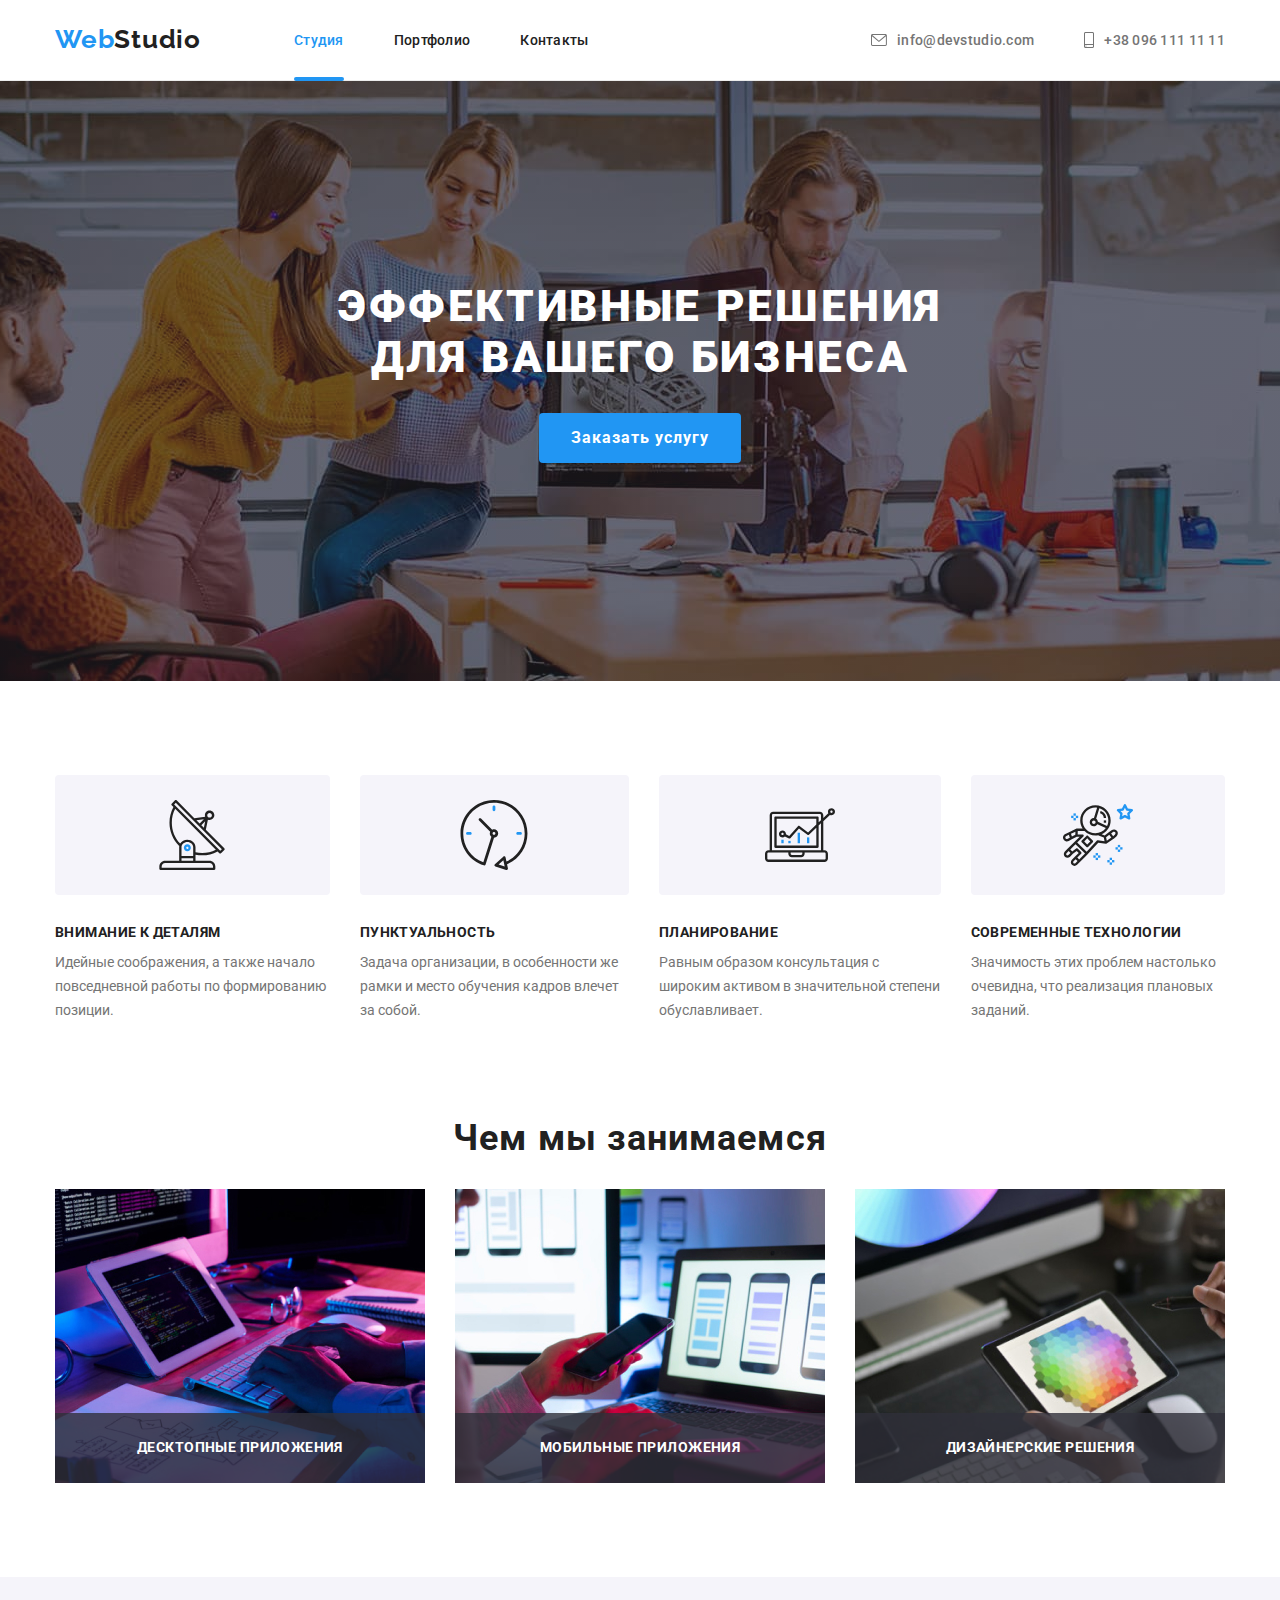
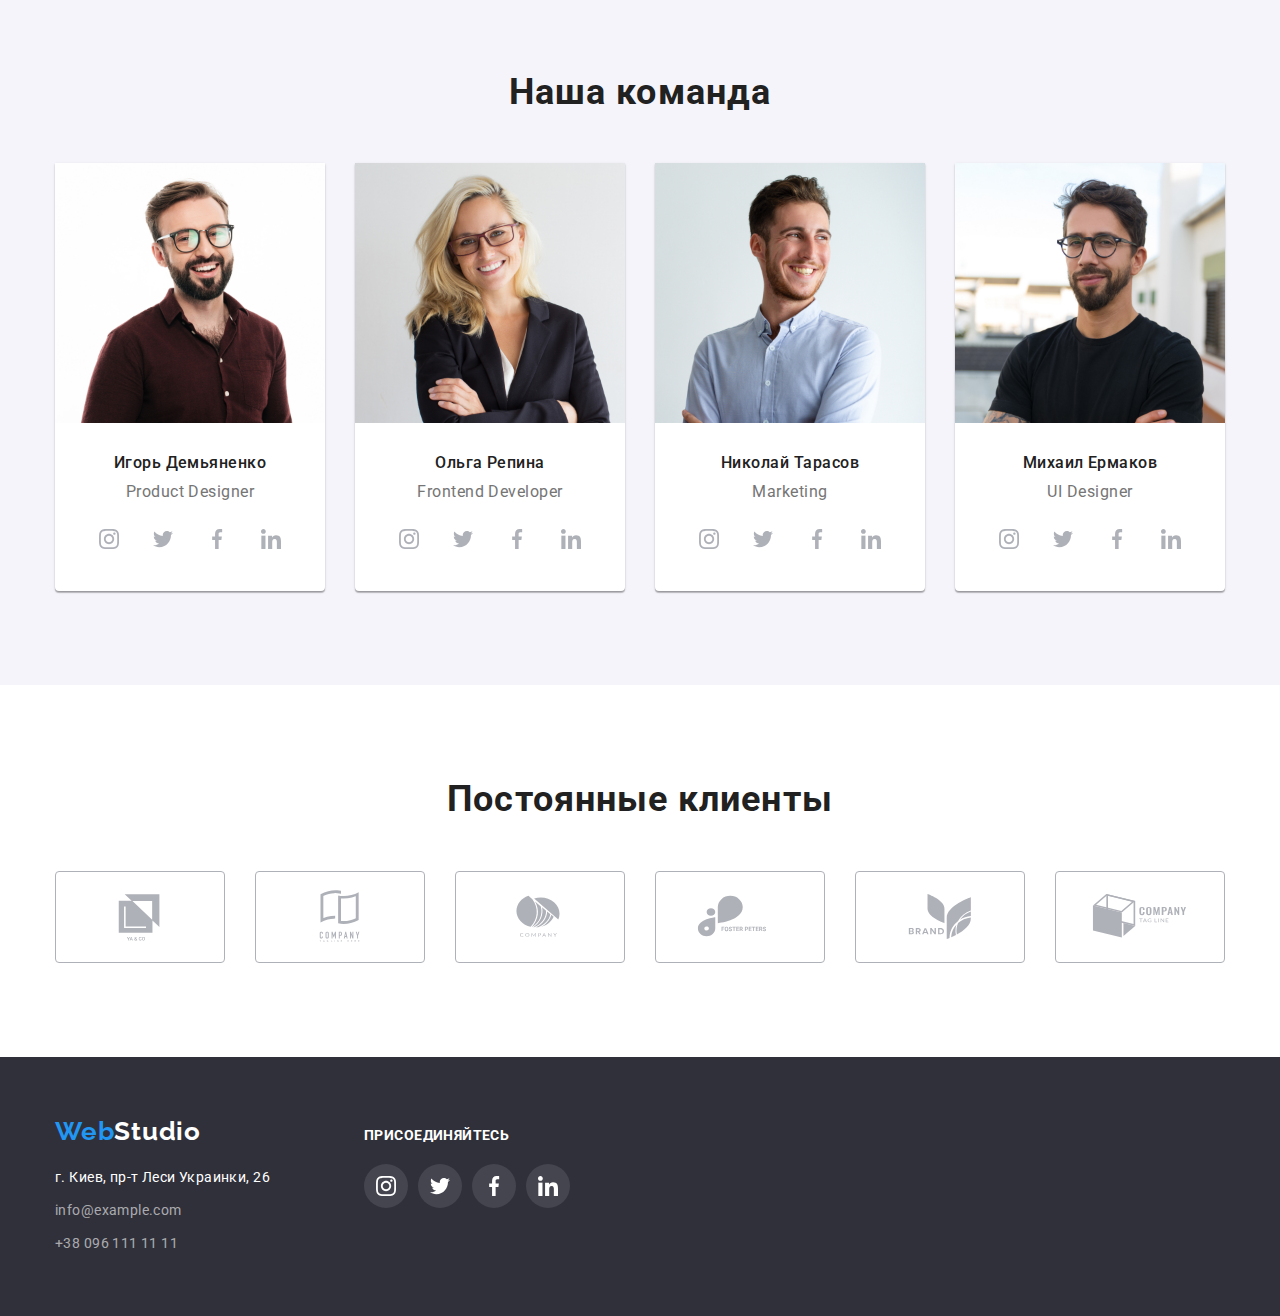
<file: index.html>
<!DOCTYPE html>
<html lang="en">
<head>
    <meta charset="UTF-8">
    <meta http-equiv="X-UA-Compatible" content="IE=edge">
    <meta name="viewport" content="width=device-width, initial-scale=1.0">
    <title>Главная</title>
    <link href="https://fonts.googleapis.com/css2?family=Raleway:wght@700&family=Roboto:wght@400;500;700;900&display=swap" rel="stylesheet">    
    <link rel="stylesheet" href="https://cdnjs.cloudflare.com/ajax/libs/modern-normalize/1.1.0/modern-normalize.min.css">
    <link rel="stylesheet" href="./css/style.css">
</head>
<body>
    <!--Header-->
   <header class="header">
    <div class="container header-container">
    <a class="logo" href="./index.html">Web<span class="logo-half">Studio</span></a>
    <nav>
       <ul class="nav-items">
            <li class="nav-items-list"><a href="index.html"        class="nav-items-link current" >Студия</a></li>
            <li class="nav-items-list"><a href="./portfolio.html"  class="nav-items-link">Портфолио</a></li>
            <li class="nav-items-list"><a href=""                  class="nav-items-link">Контакты </a></li>
       </ul>
    </nav>
    <!--Contacts-->
    <ul class="contacts-link">
        <li class="contacts-link-list"><a class="contacts-link-item" href="mailto:info@devstudio.com">
            <svg class="icon-contact" width="16" height="12"> 
            <use href="./images/sprite.svg#icon-mail"></use>
            </svg>info@devstudio.com</a></li>
        <li class="contacts-link-list"><a class="contacts-link-item" href="tel:+380961111111">
            <svg class="icon-contact" width="10" height="16">
        <use
         href="./images/sprite.svg#icon-phone">
        </use>
        </svg>
       +38 096 111 11 11</a></li>
    </ul>   
    </div>
   </header> 
<!--main information-->
   <main>
        <section class="main-section overlay">
            <div class="container ">
       <h1 class="title-main">Эффективные решения для вашего бизнеса</h1>
       <button data-modal-open class="button" type="button">Заказать услугу</button>
    </div>
        </section>
         <section class="section">
            <div class="container">
             <h2 class="hide">Наши преимущества</h2>   
            <ul class="advantage-list">
            <li class="advantage-item">
                <div class="container-icon">
                    <svg class="icon-main">
                        <use href="./images/sprite.svg#icon-antenna"></use>
                    </svg>
                </div>
            <h3 class="advantage-title">Внимание к деталям</h3>
            <p class="advantage-text">Идейные соображения, а также начало повседневной работы по формированию позиции.</p>
            </li>
            <li class="advantage-item">
                <div class="container-icon">
                    <svg class="icon-main">
                        <use href="./images/sprite.svg#icon-clock"></use>
                    </svg>
                </div>
            <h3 class="advantage-title">Пунктуальность</h3>
            <p class="advantage-text">Задача организации, в особенности же рамки и место обучения кадров влечет за собой.</p>
             </li>
            <li class="advantage-item">
                <div class="container-icon">
                    <svg class="icon-main">
                        <use href="./images/sprite.svg#icon-computer"></use>
                    </svg>
                </div>
            <h3 class="advantage-title">Планирование</h3>
            <p class="advantage-text">Равным образом консультация с широким активом в значительной степени обуславливает.</p>
            </li>
            <li class="advantage-item">
                <div class="container-icon">
                    <svg class="icon-main">
                        <use href="./images/sprite.svg#icon-astronaut"></use>
                    </svg>
                </div>
            <h3 class="advantage-title">Современные технологии</h3>
            <p class="advantage-text">Значимость этих проблем настолько очевидна, что реализация плановых заданий.</p>
            </li>
        </ul>
            </div>
         </section>
        <section class="section work-section">
            <div class="container">
        <h2 class="work-title">Чем мы занимаемся</h2>
            <ul class="work-list">
       <li  class="work-list-item"> <img  src="./images/img.jpg" alt="картинка1" width="370">
            <p class="work-text-color">десктопные приложения</p>
       </li>
       <li  class="work-list-item"> <img src="./images/img (1).jpg" alt="картинка2" width="370">
        <p class="work-text-color">мобильные приложения</p>
    </li>
       <li  class="work-list-item"> <img src="./images/img (2).jpg" alt="картинка3" width="370">
        <p class="work-text-color">дизайнерские решения</p>
    </li> 
            </ul>
        </div>
        </section>
<!--Team-->
        <section class="section section-team ">
            <div class="container">
        <h2 class="team-title">Наша команда</h2>
        <ul class="team-list">
        <li class="team-list-item">  
        <img src="./images/Игорь.jpg" alt="фотокоманды1" width="270">
        <div class="team-container">
        <h3 class="team-title-name">Игорь Демьяненко</h3>
        <p class="team-text">Product Designer</p>
        <ul class="social-links-list">
            <li class="social-links-item"> 
                <a class="social-links" href="">
                    <svg 
                    class="social-links-icon" width="20" height="20">
                    <use href="./images/sprite.svg#icon-instagram"> 
                    </use>
                    </svg>
                </a>
            </li>
            <li class="social-links-item"> 
                    <a class="social-links" href="">
                    <svg 
                    class="social-links-icon" width="20" height="20">
                    <use href="./images/sprite.svg#icon-twitter"> 
                    </use>
                    </svg>
                </a>
            </li>
            <li class="social-links-item"> 
                <a class="social-links" href="">
                <svg 
                class="social-links-icon" width="20" height="20">
                <use href="./images/sprite.svg#icon-facebook"> 
                </use>
                </svg>
            </a>
            </li>
            <li class="social-links-item"> 
                <a class="social-links" href="">
                <svg 
                class="social-links-icon" width="20" height="20">
                <use href="./images/sprite.svg#icon-linkedin"> 
                </use>
                </svg>
            </a>
            </li>
        </ul>
        </div>
        </li>
        <li class="team-list-item">  
        <img src="./images/Ольга.jpg" alt="фотокоманды2" width="270">
        <div class="team-container">
        <h3 class="team-title-name">Ольга Репина</h3>
        <p class="team-text">Frontend Developer</p>
        <ul class="social-links-list">
            <li class="social-links-item"> 
                <a class="social-links" href="">
                    <svg 
                    class="social-links-icon" width="20" height="20">
                    <use href="./images/sprite.svg#icon-instagram"> 
                    </use>
                    </svg>
                </a>
            </li>
            <li class="social-links-item"> 
                    <a class="social-links" href="">
                    <svg 
                    class="social-links-icon" width="20" height="20">
                    <use href="./images/sprite.svg#icon-twitter"> 
                    </use>
                    </svg>
                </a>
            </li>
            <li class="social-links-item"> 
                <a class="social-links" href="">
                <svg 
                class="social-links-icon" width="20" height="20">
                <use href="./images/sprite.svg#icon-facebook"> 
                </use>
                </svg>
            </a>
            </li>
            <li class="social-links-item"> 
                <a class="social-links" href="">
                <svg 
                class="social-links-icon" width="20" height="20">
                <use href="./images/sprite.svg#icon-linkedin"> 
                </use>
                </svg>
            </a>
            </li>
        </ul>
        </div>
        </li>
        <li class="team-list-item">
        <img src="./images/Николай.jpg" alt="фотокоманды3" width="270">
        <div class="team-container">
        <h3 class="team-title-name">Николай Тарасов</h3>
        <p class="team-text">Marketing</p>
        <ul class="social-links-list">
            <li class="social-links-item"> 
                <a class="social-links" href="">
                    <svg 
                    class="social-links-icon" width="20" height="20">
                    <use href="./images/sprite.svg#icon-instagram"> 
                    </use>
                    </svg>
                </a>
            </li>
            <li class="social-links-item"> 
                    <a class="social-links" href="">
                    <svg 
                    class="social-links-icon" width="20" height="20">
                    <use href="./images/sprite.svg#icon-twitter"> 
                    </use>
                    </svg>
                </a>
            </li>
            <li class="social-links-item"> 
                <a class="social-links" href="">
                <svg 
                class="social-links-icon" width="20" height="20">
                <use href="./images/sprite.svg#icon-facebook"> 
                </use>
                </svg>
            </a>
            </li>
            <li class="social-links-item"> 
                <a class="social-links" href="">
                <svg 
                class="social-links-icon" width="20" height="20">
                <use href="./images/sprite.svg#icon-linkedin"> 
                </use>
                </svg>
            </a>
            </li>
        </ul>
        </div>
        </li>
        <li class="team-list-item"> 
        <img src="./images/Михаил.jpg" alt="фотокоманды4" width="270">
        <div class="team-container">
        <h3 class="team-title-name">Михаил Ермаков</h3>
        <p class="team-text">UI Designer</p>
        <ul class="social-links-list">
            <li class="social-links-item"> 
                <a class="social-links" href="">
                    <svg 
                    class="social-links-icon" width="20" height="20">
                    <use href="./images/sprite.svg#icon-instagram"> 
                    </use>
                    </svg>
                </a>
            </li>
            <li class="social-links-item"> 
                    <a class="social-links" href="">
                    <svg 
                    class="social-links-icon" width="20" height="20">
                    <use href="./images/sprite.svg#icon-twitter"> 
                    </use>
                    </svg>
                </a>
            </li>
            <li class="social-links-item"> 
                <a class="social-links" href="">
                <svg 
                class="social-links-icon" width="20" height="20">
                <use href="./images/sprite.svg#icon-facebook"> 
                </use>
                </svg>
            </a>
            </li>
            <li class="social-links-item"> 
                <a class="social-links" href="">
                <svg 
                class="social-links-icon" width="20" height="20">
                <use href="./images/sprite.svg#icon-linkedin"> 
                </use>
                </svg>
            </a>
            </li>
        </ul>
        </div>
        </li>
        </ul>
    </div>
    </section>
        <section class="section">
            <div class="container">
                    <h2 class="title-client">Постоянные клиенты</h2>
                <ul class="company-icons-list">
                    <li class="company-icons-item">
                        <a class="company-links" href="./">
                            <svg class="company-icon" width="106" height="60">
                                <use 
                                href="./images/sprite.svg#icon-client1">
                                </use>
                            </svg>
                        </a>
                    </li>
                    <li class="company-icons-item">
                        <a class="company-links" href="./">
                            <svg class="company-icon" width="106" height="60">
                                <use 
                                href="./images/sprite.svg#icon-client2">
                                </use>
                            </svg>
                        </a>
                    </li>
                    <li class="company-icons-item">
                        <a class="company-links" href="./">
                            <svg class="company-icon" width="106" height="60">
                                <use 
                                href="./images/sprite.svg#icon-client3">
                                </use>
                            </svg>
                        </a>
                    </li>
                    <li class="company-icons-item">
                        <a class="company-links" href="./">
                            <svg class="company-icon" width="106" height="60">
                                <use 
                                href="./images/sprite.svg#icon-client4">
                                </use>
                            </svg>
                        </a>
                    </li>
                    <li class="company-icons-item">
                        <a class="company-links" href="./">
                            <svg class="company-icon" width="106" height="60">
                                <use 
                                href="./images/sprite.svg#icon-client5">
                                </use>
                            </svg>
                        </a>
                    </li>
                    <li class="company-icons-item">
                        <a class="company-links" href="./">
                            <svg class="company-icon" width="106" height="60">
                                <use 
                                href="./images/sprite.svg#icon-client6">
                                </use>
                            </svg>
                        </a>
                    </li>
                </ul>
            </div>
        </section>
    </main>
<!--Footer-->
<footer class="footer">
    <div class="container footer-container">
    <div class="footer-adress"> 
    <a class="logo" href="">Web<span class="logo-half-footer">Studio</span></a> 
   <adress>
       <ul class="list-items-footer">
   <li class="contacts-item-footer"> <a class="location" href="https://goo.gl/maps/zJ5b4M9oRAb7cDgC7">г. Киев, пр-т Леси Украинки, 26</a> </li>
   <li class="contacts-item-footer"> <a class="contacts-footer" href="mailto:info@example.com">info@example.com</a> </li>
   <li class="contacts-item-footer"> <a class="contacts-footer" href="tel:+380961111111">+38 096 111 11 11</a> </li>
       </ul>
   </adress>
</div>
   <div class="footer-icons">
       <h3 class="title-footer">присоединяйтесь</h3>
       <ul class="list-icons">
           <li class="item-icons">
            <a class="social-link-footer" href="./"> 
                <svg class="social-icon-footer"width="20" height="20">
                    <use href="./images/sprite.svg#icon-instagram"></use>
                </svg>
            </a>
           </li>
           <li class="item-icons">
            <a class="social-link-footer" href="./"> 
                <svg class="social-icon-footer" width="20" height="20">
                    <use href="./images/sprite.svg#icon-twitter"></use>
                </svg>
            </a>
           </li>
           <li class="item-icons">
            <a class="social-link-footer" href="./"> 
                <svg class="social-icon-footer" width="20" height="20">
                    <use href="./images/sprite.svg#icon-facebook"></use>
                </svg>
            </a>
           </li>
           <li class="item-icons">
            <a class="social-link-footer" href="./"> 
                <svg class="social-links-icon" width="20" height="20">
                    <use href="./images/sprite.svg#icon-linkedin"></use>
                </svg>
            </a>
           </li>
       </ul>
   </div>
</div>
</footer>
<div class="backdrop is-hidden" data-modal>
    <div class="modal">
        <button data-modal-close class="button-close">
            <svg class="icon-close" width="11" height="11">
                <use href="./images/sprite.svg#icon-close-icon">

                </use>

            </svg>
        </button>
    </div>
</div>
<script src="./js/modal.js"></script>
</body>
</html>
</file>
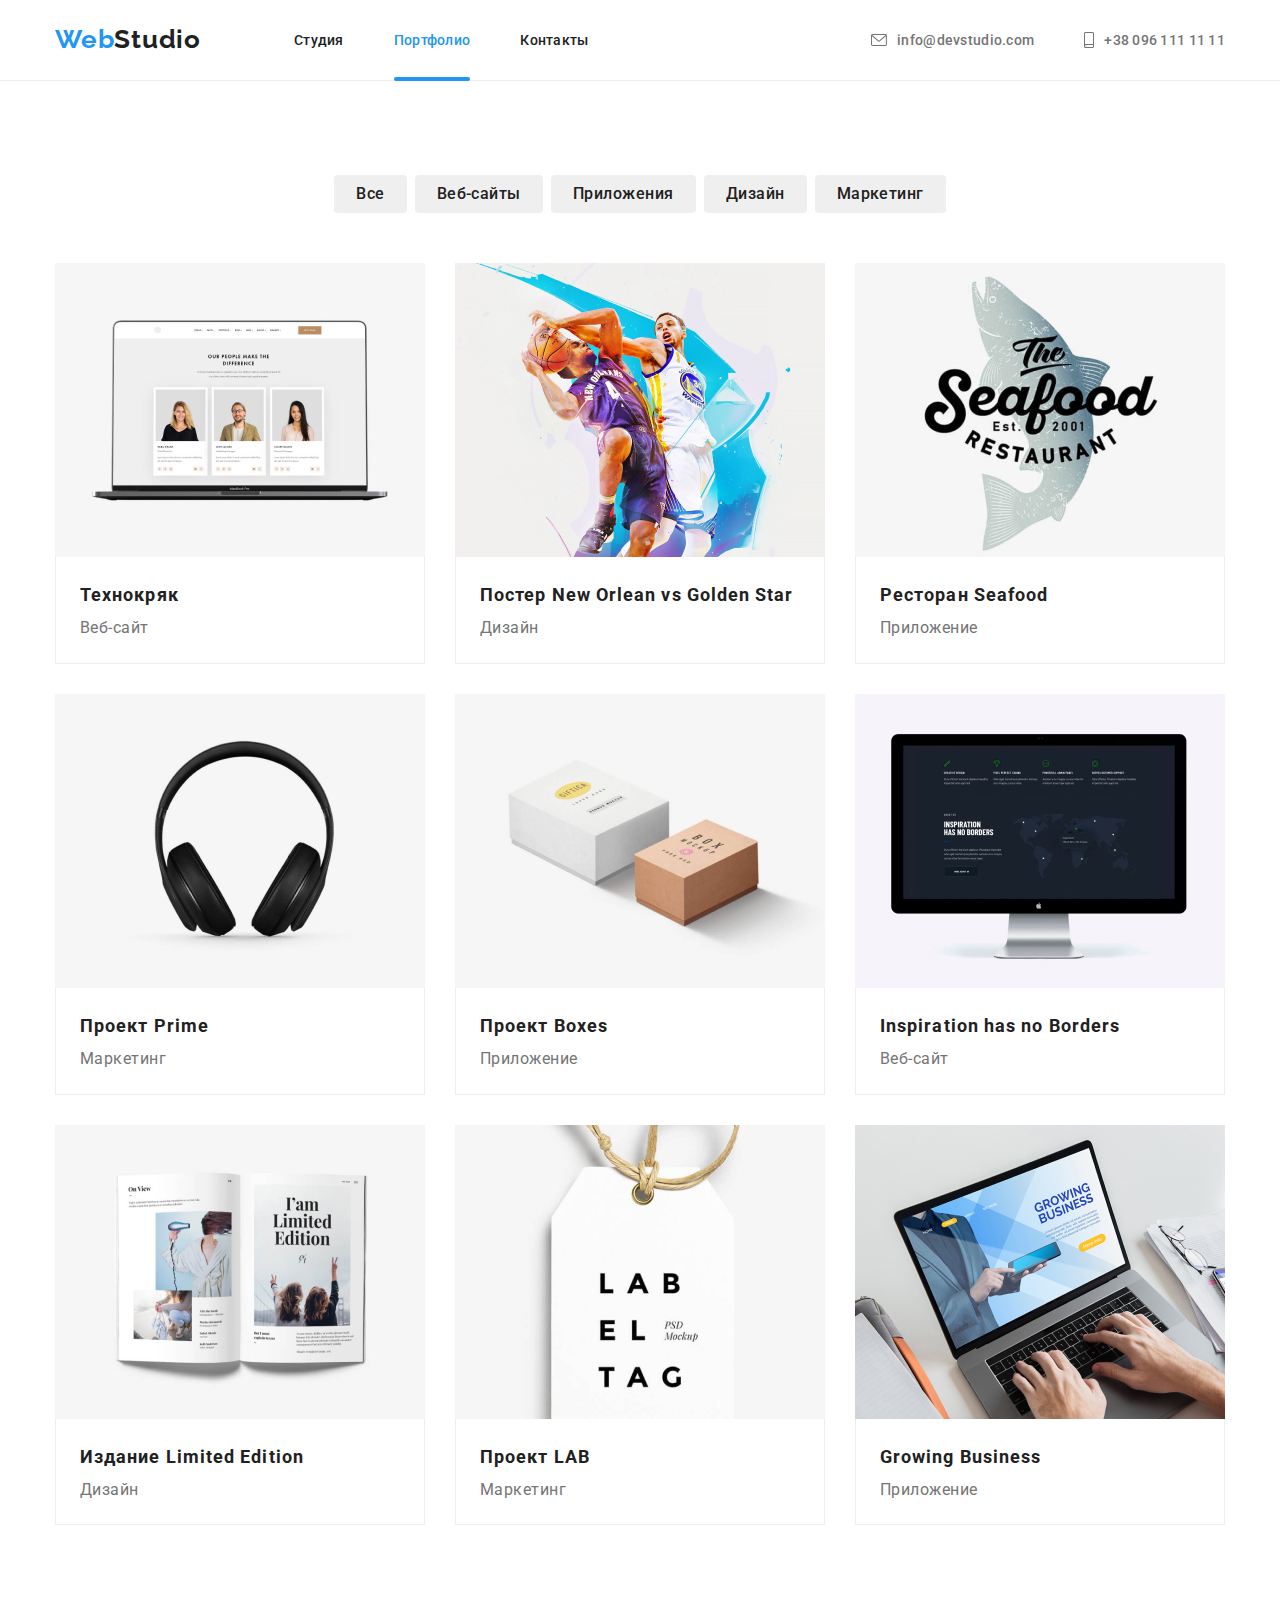
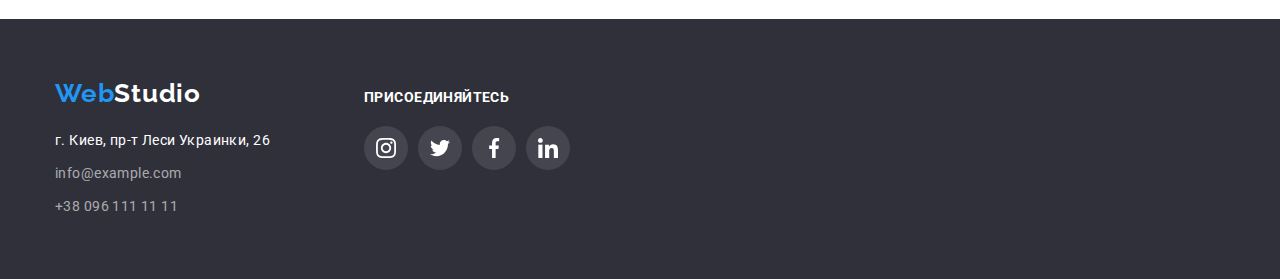
<file: portfolio.html>
<!DOCTYPE html>
<html lang="en">
<head>
    <meta charset="UTF-8">
    <meta http-equiv="X-UA-Compatible" content="IE=edge">
    <meta name="viewport" content="width=device-width, initial-scale=1.0">
    <title>Портфолио</title>
    <link href="https://fonts.googleapis.com/css2?family=Raleway:wght@700&family=Roboto:wght@400;500;700;900&display=swap" rel="stylesheet">    
    <link rel="stylesheet" href="https://cdnjs.cloudflare.com/ajax/libs/modern-normalize/1.1.0/modern-normalize.min.css">
    <link rel="stylesheet" href="./css/style.css">
</head>
<body>
       <!--Header-->
   <header class="header">
    <div class="container header-container">
    <a class="logo" href="./index.html">Web<span class="logo-half">Studio</span></a>
    <nav>
       <ul class="nav-items">
            <li class="nav-items-list"><a href="index.html"        class="nav-items-link" >Студия</a></li>
            <li class="nav-items-list"><a href="./portfolio.html"  class="nav-items-link current">Портфолио</a></li>
            <li class="nav-items-list"><a href=""                  class="nav-items-link">Контакты </a></li>
       </ul>
    </nav>
    <!--Contacts-->
    <ul class="contacts-link">
        <li class="contacts-link-list"><a class="contacts-link-item" href="mailto:info@devstudio.com">
            <svg class="icon-contact" width="16" height="12"> 
            <use href="./images/sprite.svg#icon-mail"></use>
            </svg>info@devstudio.com</a></li>
        <li class="contacts-link-list"><a class="contacts-link-item" href="tel:+380961111111">
            <svg class="icon-contact" width="10" height="16">
        <use
         href="./images/sprite.svg#icon-phone">e
        </use>
        </svg>
       +38 096 111 11 11</a></li>
    </ul>   
    </div>
   </header> 
<!--Main information-->
<main>
    <section class="section"> 
<div class="container">
        <h1 class="hide">Наши работы</h1>
    <ul class="filter">
        <li class="filter-item"><button class="filter-button" type="button">Все</button></li>
        <li class="filter-item"><button class="filter-button" type="button">Веб-сайты</button></li>
        <li class="filter-item"><button class="filter-button" type="button">Приложения</button></li>
        <li class="filter-item"><button class="filter-button" type="button">Дизайн</button></li>
        <li class="filter-item"><button class="filter-button" type="button">Маркетинг</button></li>
    </ul>
        <ul class="gallery"> 
            <li class="gallery-item">  
                <a class="link-block" href="/"> 
                    <div class="project-thumb"> 
                    <img src="./images/технокряк.jpg" alt="технокряк" width="370">
                    <p class="project-text">Технокряк это современная площадка распространения коронавируса.Компании используют эту платформу для цифрового шпионажа и атак на защищённые сервера конкурентов.
                    </p>
                </div>
                    <div class="gallery-container">
                    <h2 class="gallery-title">Технокряк</h2>
                        <p class="gallery-text">Веб-сайт</p>
                 </div>
        </a>
            </li>
            <li class="gallery-item"> 
            <a class="link-block"  href="/">
                <div class="project-thumb"> 
                <img src="./images/постер.jpg" alt="poster" width="370">
                <p class="project-text">Технокряк это современная площадка распространения коронавируса.Компании используют эту платформу для цифрового шпионажа и атак на защищённые сервера конкурентов.
                </p>
            </div>
                <div class="gallery-container">
            <h2 class="gallery-title">Постер New Orlean vs Golden Star</h2>
            <p class="gallery-text">Дизайн</p>
           
         </div>
            </a>
            </li>
            <li class="gallery-item"> 
            <a class="link-block"  href="/">
                <div class="project-thumb"> 
                <img src="./images/ресторан.jpg" alt="seafood" width="370">
                <p class="project-text">Технокряк это современная площадка распространения коронавируса.Компании используют эту платформу для цифрового шпионажа и атак на защищённые сервера конкурентов.
                </p>
            </div>
                <div class="gallery-container">
            <h2 class="gallery-title">Ресторан Seafood</h2>
            <p class="gallery-text">Приложение</p>
        </div>
    </a>
            </li> 
            <li class="gallery-item">
            <a class="link-block"  href="/">
                <div class="project-thumb"> 
                <img src="./images/проект прайм.jpg" alt="prime" width="370">
                <p class="project-text">Технокряк это современная площадка распространения коронавируса.Компании используют эту платформу для цифрового шпионажа и атак на защищённые сервера конкурентов.
                </p>
            </div>
                <div class="gallery-container">
            <h2 class="gallery-title">Проект Prime</h2>
            <p class="gallery-text">Маркетинг</p>
            </div>
            </a>
            </li>
            <li class="gallery-item"> 
            <a class="link-block"  href="/">
                <div class="project-thumb"> 
                <img src="./images/проект коробки.jpg" alt="boxes" width="370">
                <p class="project-text">Технокряк это современная площадка распространения коронавируса.Компании используют эту платформу для цифрового шпионажа и атак на защищённые сервера конкурентов.
                </p>
                </div>
                <div class="gallery-container">
            <h2 class="gallery-title">Проект Boxes</h2>
            <p class="gallery-text">Приложение</p>
        </div>
    </a>
            </li>
            <li class="gallery-item">
            <a class="link-block"  href="/">
                <div class="project-thumb"> 
                 <img src="./images/insipartion.jpg" alt="inspiration" width="370">
                 <p class="project-text">Технокряк это современная площадка распространения коронавируса.Компании используют эту платформу для цифрового шпионажа и атак на защищённые сервера конкурентов.
                </p>
                </div>
                <div class="gallery-container">
            <h2 class="gallery-title">Inspiration has no Borders</h2>
            <p class="gallery-text">Веб-сайт</p>
        </div>
    </a>
            </li> 
            <li class="gallery-item"> 
            <a class="link-block"  href="/">
                <div class="project-thumb"> 
            <img src="./images/limited издание.jpg" alt="limited" width="370">
            <p class="project-text">Технокряк это современная площадка распространения коронавируса.Компании используют эту платформу для цифрового шпионажа и атак на защищённые сервера конкурентов.
            </p>
            </div>
                <div class="gallery-container">
            <h2 class="gallery-title">Издание Limited Edition</h2>
            <p class="gallery-text">Дизайн</p>
        </div>
    </a>
            </li>
            <li class="gallery-item">
            <a class="link-block"  href="/">
                <div class="project-thumb"> 
          <img src="./images/проект лаб.jpg" alt="projectlab" width="370">
          <p class="project-text">Технокряк это современная площадка распространения коронавируса.Компании используют эту платформу для цифрового шпионажа и атак на защищённые сервера конкурентов.
        </p>
        </div>
                <div class="gallery-container">
            <h2 class="gallery-title">Проект LAB</h2>
            <p class="gallery-text">Маркетинг</p>
        </div>
    </a>
            </li>
            <li class="gallery-item"> 
            <a class="link-block"  href="/">
                <div class="project-thumb"> 
           <img src="./images/growing business .jpg" alt="growingbusiness" width="370">
           <p class="project-text">Технокряк это современная площадка распространения коронавируса.Компании используют эту платформу для цифрового шпионажа и атак на защищённые сервера конкурентов.
        </p>
        </div>
        <div class="gallery-container">
            <h2 class="gallery-title">Growing Business</h2>
            <p class="gallery-text">Приложение</p>
        </div>
    </a>
        </li> 
        </ul>
    </div>
</section>
<!--Footer-->
<footer class="footer">
    <div class="container footer-container">
    <div class="footer-adress"> 
    <a class="logo" href="">Web<span class="logo-half-footer">Studio</span></a> 
   <adress>
       <ul class="list-items-footer">
   <li class="contacts-item-footer"> <a class="location" href="https://goo.gl/maps/zJ5b4M9oRAb7cDgC7">г. Киев, пр-т Леси Украинки, 26</a> </li>
   <li class="contacts-item-footer"> <a class="contacts-footer" href="mailto:info@example.com">info@example.com</a> </li>
   <li class="contacts-item-footer"> <a class="contacts-footer" href="tel:+380961111111">+38 096 111 11 11</a> </li>
       </ul>
   </adress>
</div>
   <div class="footer-icons">
       <h3 class="title-footer">присоединяйтесь</h3>
       <ul class="list-icons">
           <li class="item-icons">
            <a class="social-link-footer" href="./"> 
                <svg class="social-icon-footer"width="20" height="20">
                    <use href="./images/sprite.svg#icon-instagram"></use>
                </svg>
            </a>
           </li>
           <li class="item-icons">
            <a class="social-link-footer" href="./"> 
                <svg class="social-icon-footer" width="20" height="20">
                    <use href="./images/sprite.svg#icon-twitter"></use>
                </svg>
            </a>
           </li>
           <li class="item-icons">
            <a class="social-link-footer" href="./"> 
                <svg class="social-icon-footer" width="20" height="20">
                    <use href="./images/sprite.svg#icon-facebook"></use>
                </svg>
            </a>
           </li>
           <li class="item-icons">
            <a class="social-link-footer" href="./"> 
                <svg class="social-links-icon" width="20" height="20">
                    <use href="./images/sprite.svg#icon-linkedin"></use>
                </svg>
            </a>
           </li>
       </ul>
   </div>
</div>
</footer>
</main>
</div>
</body>
</html>
</file>
<file: css/style.css>
:root {
    --title-color: #FFFFFF;
    --background-color:  #2F303A;
    --hover-collor-text: #2196f3;
    --background-team: #F5F4FA;
    --footer-color-text: rgba(255, 255, 255, 0.6);
    --color-text: #212121;
    --color-text-header: #757575;
    --backround-color-clients: #E5E5E5;
    --logo-clients: #AFB1B8;
    --timing-function: cubic-bezier(0.4, 0, 0.2, 1)
}
body {
    font-family: 'Roboto', sans-serif;
    margin: 0;
}
.container { 
    width: 1200px;
    margin-left: auto;
    margin-right: auto;
    padding-right: 15px;
    padding-left: 15px;
    }
.section {
    padding: 94px 0;
    }
.header-container {
    display: flex;
    align-items: center;
    }
h1,
h2,
h3,
p {
    margin: 0;
    padding: 0;
}   

/*Header*/
.header {
    background-color: var(--primary-color);
    border-bottom: 1px solid #ECECEC;
}
.logo {
    color: var(--hover-collor-text);
    font-family: Raleway;
    font-weight: 700;
    font-size: 26px;
    line-height: 1.14;
    text-decoration: none;
    letter-spacing: 0.03em;
    margin-right: 93px;
}
.logo-half {
    color: var(--color-text);
    font-family: Raleway;
    font-weight: 700;
    font-size: 26px;
    line-height: 1.14;
    text-decoration: none;
}
 /*Navigation*/
 ul {
     margin: 0;
     padding: 0;
     list-style: none;
 }
 .nav-items {
    color: var(--color-text);
    font-family: Roboto;
    font-style: normal;
    font-weight: 500;
    font-size: 14px;
    line-height: 16px;
    letter-spacing: 0.02em;
    list-style-type: none;
    text-decoration: none;
    display: flex;
    position: relative;
 }
 
 .nav-items-list {
     margin-right: 50px;
 }
 .current::after {
    content: '';
    display: block;
    position: absolute;
    width: 100%;
    height: 4px;
    background-color: var(--hover-collor-text);
    border-radius: 2px;
    bottom: -1px;
}


 .nav-items-link {
     display: block;
     padding-top: 32px;
     padding-bottom: 32px;
     text-decoration: none;
     color: var(--color-text);
     transition: color 250ms var(--timing-function);
     
 }
 .nav-items-link:hover,
 .nav-items-link:focus {
    color: var(--hover-collor-text);
 } 
 .nav-items-link.current {
     color: var(--hover-collor-text);
     position: relative;
 }
 .nav-items-list:last-child {
     margin-right: 0;
 }
.icon-contact {
    margin-right: 10px;
    fill: currentColor;
   
}
.icon-contact:hover {
    color: var(--hover-collor-text);
}
.container-icon {
    display: flex;
    height: 120px;
    border-radius: 4px;
    margin-bottom: 30px;
    align-items: center;
    justify-content: center;
    background-color: var(--background-team);
}
.icon-main {
    width: 70px;
    height: 70px;
}
.contacts-link {
    list-style-type: none;
    display: flex;
    margin-left: auto;
    border-radius: 4px;
    fill: currentColor;
}
.contacts-link-item {
    display: flex;
    align-items: center;
    color: var(--color-text-header);
    font-family: Roboto;
    font-style: normal;
    font-weight: 500;
    font-size: 14px;
    line-height: 16px;
    letter-spacing: 0.02em;
    text-decoration: none;
    padding-top: 32px;
    padding-bottom: 32px; 
    transition: color 250ms var(--timing-function);
}
.contacts-link-item:hover,
.contacts-link-item:focus {
    color: var(--hover-collor-text);
}
.social-links-item {
    margin-right: 10px;
}
.social-links-list {
    display: flex;
    justify-content: center;
    align-items: center;
    margin-top: 16px;
}

.social-links-item:last-child {
    margin-right: 0;
}
.social-links-icon {
    fill: currentColor;
}
.social-links {
    width: 44px;
    height: 44px;
    display: flex;
    align-items: center;
    justify-content: center;
    border-radius: 50%;
    color: var(--logo-clients);
    transition: background-color 250ms var(--timing-function);
}
.social-links:hover,
.social-links:focus {
    background-color: var(--hover-collor-text);
    color:  var(--title-color);
}

 .contacts-link-list {
    margin-right: 50px;
  
 }
 .contacts-link-list:last-child {
    margin-right: 0;
 }
 .container-header-nav {
     display: flex;
 }
/* Main information*/
.overlay {
    max-width: 1600px;
    height: 600px;
    margin-left: auto;
    margin-right: auto;
    background-image: linear-gradient(to right, rgba(47, 48, 58, 0.4), rgba(47, 48, 58, 0.4)), 
    url('../images/фон\ \(1\).jpg');
    background-position: center;
    background-repeat: no-repeat;
    background-size: cover;
}
.title-main {
    color: var(--title-color);
    font-weight: 900;
    font-size: 44px;
    line-height: 1.16;
    text-align: center;
    width: 696px;
    margin-left: auto;
    margin-right: auto;
    letter-spacing: 0.06em;
    text-transform: uppercase;
}
.button {
    color: var(--title-color);
    font-weight: 700;
    font-size: 16px;
    line-height: 1.88;
    text-align: center;
    background: var(--hover-collor-text);
    letter-spacing: 0.06em;
    cursor: pointer;
    margin-top: 30px;
    padding-bottom: 10px;
    padding-top: 10px;
    padding-right: 32px;
    padding-left: 32px;
    border: transparent;
    border-radius: 4px;
}
.button:hover, 
.button:focus {
    background: #2196F3;
    box-shadow: 0px 4px 4px rgba(0, 0, 0, 0.15);
}
.advantage-item {
    margin-right: 30px;
}
.advantage-item:last-child {
    margin-right: 0;
}
.hide {
    position: absolute;
    width: 1px;
    height: 1px;
    margin: -1px;
    padding: 0;
    overflow: hidden;
    border: 0;
    clip: rect(0 0 0 0);
}
.advantage-list {
    display: flex;
}
.advantage-title {
    color: var(--color-text);
    font-family: Roboto;
    font-weight: 700;
    font-size: 14px;
    line-height: 1.14;
    letter-spacing: 0.03em;
    margin-bottom: 10px;
    text-transform: uppercase;
}
.advantage-text {
    color: var(--color-text-header);
    font-size: 14px;
    line-height: 1.71;
    margin-right: 30px;
}
.advantage-title:last-child {
    margin-right: 0;
}
.advantage-text:last-child {
    margin-right: 0;
}

/* Image information*/

.work-list {
    list-style-type: none;
    display: flex;
    position: relative;
}
.work-section {
    padding-top: 0;
}
.work-title {
    color: var(--color-text);
    font-weight: 700;
    font-size: 36px;
    line-height: 1.17;
    text-align: center;
    letter-spacing: 0.03em;
    margin-bottom: 30px;
}
.work-list-item {
    margin-right: 30px;
    position: relative;
}
.work-list-item:last-child {
    margin-right: 0;
}
.work-text-color {
    align-items: center;
    width: 100%;
    text-transform: uppercase;
    color: var(--title-color);
    text-align: center;
    letter-spacing: 0.03em;
    font-weight: 700;
    font-size: 14px;
    line-height: 1.14;
    background-color: rgba(47, 48, 58, 0.8);
    display: flex;
    justify-content: center;
    display: flex;
    position: absolute;
    bottom: 0;
    height: 70px;
}


img {
    display: block;
    height: auto;
    max-width: 100%;
}
/*team*/
.team-container {
    padding-top: 30px;
    padding-bottom: 30px;
}
.section-team {
    background-color: var(--background-team);
}
.team-title {
    color: var(--color-text);
    font-size: 36px;
    line-height: 1.17;
    text-align: center;
    letter-spacing: 0.03em;
    font-weight: 700;
    margin-bottom: 50px;
}
.team-list {
    list-style-type: none;
    display: flex;
    
}
.team-list-item {
    margin-right: 30px;
    box-shadow: 0px 1px 3px rgba(0, 0, 0, 0.12), 0px 1px 1px rgba(0, 0, 0, 0.14), 0px 2px 1px rgba(0, 0, 0, 0.2);
    border-radius: 0px 0px 4px 4px;
    background-color: var(--title-color);
}
.team-list-item:last-child {
    margin-right: 0;
}
.team-title-name {
    color: var(--color-text);
    text-align: center;
    letter-spacing: 0.03em;
    font-weight: 500;
    font-size: 16px;
    line-height: 1.19;
    margin-bottom: 10px;
}
.clients-container {
    background-color: var(--title-color);

}
.team-text {
    color: var(--color-text-header);
    text-align: center;
    letter-spacing: 0.03em;
    font-size: 16px;
    line-height: 1.19;
}
.title-client {
    color: var(--color-text);
    font-weight: 700;
    font-size: 36px;
    line-height: 1.16;
    text-align: center;
    letter-spacing: 0.03em;
    margin-bottom: 50px;
}
.company-icons-list {
    display: flex;
}
.company-icons-item {
    width: 170px;
    height: 92px;
    margin-right: 30px;
}
.company-icons-item:last-child {
    margin-right: 0;
}
.company-links {
    display: flex;
    border: 1px solid #AFB1B8;
    border-radius: 4px;
    width: 100%;
    height: 100%;
    justify-content: center;
    align-items: center;
    color: var(--logo-clients);
    transition: color 250ms var(--timing-function);
}
.company-links:hover, 
.company-links:focus {
    border-color: var(--hover-collor-text);
    color: var(--hover-collor-text);
}
.company-icon {
    fill: currentColor;
}
/*footer*/
.list-icons {
    display: flex;
}
.title-footer
{
    color: var(--title-color);
    font-size: 14px;
    line-height: 1.14;
    letter-spacing: 0.03em;
    font-weight: 700;
    margin-bottom: 20px;
    text-transform: uppercase;
}
.footer-adress {
    margin-right: 70px;
}

.social-icon-footer {
    fill: currentColor;
}
.footer-container {
    align-items: baseline;
    display: flex;
}
.footer { 
    background: var(--background-color);
    padding-bottom: 60px;
    padding-top: 60px;
}
.contacts-item-footer {
    margin-bottom: 9px;
}
.contacts-item-footer:last-child {
    margin-bottom: 0;
}
.list-items-footer {
    margin-top: 20px;
}
.location {
    color: var(--title-color);
    text-decoration: none;
    font-size: 14px;
    line-height: 1.71;
    letter-spacing: 0.03em;
    transition: color 250ms var(--timing-function);
}
.location:hover {
    color: var(--hover-collor-text);
}
.contacts-footer {
    color: var(--footer-color-text);
    letter-spacing: 0.03em;
    font-size: 14px;
    line-height: 1.71;
    text-decoration: none;
    transition: color 250ms var(--timing-function);
}
.contacts-footer-list {
    margin-bottom: 60px;
}
.contacts-footer:hover {
    color: var(--hover-collor-text); 
}
.logo-half-footer {
    color: var(--title-color);
}
.social-link-footer {
    color: var(--title-color);
    display: flex;
    align-items: center;
    border-radius: 50%;
    justify-content: center;
    background: rgba(255, 255, 255, 0.1);
    width: 44px;
    height: 44px;
    transition: background-color 250ms var(--timing-function);
}
.social-link-footer:hover,
.social-link-footer:focus {
    background-color: var(--hover-collor-text);
}
.item-icons {
    margin-right: 10px;
}
.item-icons:last-child {
    margin-right: 0;
}
.social-links-footer {
    width: 44px;
    height: 44px;
    display: flex;
    align-items: center;
    justify-content: center;
    border-radius: 50%;
    color: var(--title-color);
    background-color: ; rgba(255, 255, 255, 0.1);
}
.social-links-footer:hover,
.social-links-footer:focus {
    background-color: var(--hover-collor-text);
    
}
.backdrop {
    position: fixed;
    top: 0;
    left: 0;
    width: 100%;
    height: 100%;
    background: rgba(0, 0, 0, 0.5);
    transition: opacity 250ms var(--timing-function);
}
.backdrop.is-hidden {
    opacity: 0;
    pointer-events: none;
}
.modal {
    width: 528px;
    height: 581px;
    background-color: white;
    position: absolute;
    top: 50%;
    left: 50%;
    transform: translate(-50%, -50%);
    transition-timing-function: var(--timing-function);
    transition-property: transform;
    transition-duration: 250ms;
}
.button-close {
    position: absolute;
    display: flex;
    justify-content: center;
    border-radius: 50%;
    border: 1px solid rgba(0, 0, 0, 0.1);
    width: 30px;
    height: 30px;
    box-sizing: border-box;
    top: 8px;
    right: 8px;
    align-items: center;
    cursor: pointer;
    padding: 0 0;
}
.button-close:hover,
.button-close:focus {
    
}


/*portfolio*/

/*Main information*/
a {
    text-decoration: none;
}
.main-section {
  background-color: var(--background-color);
  text-align: center;
  padding-top: 200px;
  padding-bottom: 200px;
}
.filter {
    display: flex;
    justify-content: center;
    margin-bottom: 50px;
}

.filter-button { 
    color: var(--color-text);
    font-weight: 500;
    font-size: 16px;
    line-height: 1.63;
    text-align: center;
    letter-spacing: 0.03em;
    cursor: pointer;
    font-family: inherit;
    border: transparent;
    border-radius: 4px;
    padding: 6px 22px;
    transition-timing-function: var(--timing-function); 
    transition-property: color, box-shadow, background-color; 
    transition-duration: 250ms;
}
.filter-button:hover,
.filter-button:focus
 {
    box-shadow: 0px 3px 1px rgba(0, 0, 0, 0.1), 0px 1px 2px rgba(0, 0, 0, 0.08), 0px 2px 2px rgba(0, 0, 0, 0.12);
    color: var(--title-color);
    background-color: var(--hover-collor-text);
}

.filter-item {
    align-items: center;
    margin-right: 8px;

}
.filter-item:last-child {
    margin-right: 0;
}
.gallery {
    display: flex;
    flex-wrap: wrap;
    margin-right: -30px;
    margin-bottom: -30px;
   
}
.gallery-container{
    padding: 20px 24px; 
    border-left: 1px solid #EEEEEE;
    border-bottom: 1px solid #EEEEEE;
    border-right: 1px solid #EEEEEE;
}

.link-block {
    display: block;
}
.project-thumb {
    position: relative;
    overflow: hidden;
}
.project-text {
    position: absolute;
    top: 0;
    left: 0;
    width: 100%;
    height: 100%;
    transition:  transform 250ms var(--timing-function);
    background: rgba(33, 150, 243, 0.9);
    letter-spacing: 0.03em;
    color: var(--title-color);
    font-weight: 400;
    font-size: 18px;
    line-height: 1.55;
    transform: translateY(100%);
    padding: 63px 24px;
}
.project-text:hover {
    opacity: 1;
}
.project-thumb:hover {
    transform: translateY(0);
    
}
.link-block:hover .project-text,
.link-block:focus .project-text{
    transform: translateY(0);
}
.link-block:hover, 
.link-block:focus {
    box-shadow: 0px 1px 1px rgba(0, 0, 0, 0.12), 0px 4px 4px rgba(0, 0, 0, 0.06), 1px 4px 6px rgba(0, 0, 0, 0.16);
}
.gallery-title {
    color: var(--color-text);
    letter-spacing: 0.06em;
    font-weight: 700;
    font-size: 18px;
    line-height: 2;
}
.gallery-text {
    color: var(--color-text-header);
    letter-spacing: 0.03em;
    font-size: 16px;
    line-height: 1.86;
}
.gallery-item {
     margin-right: 30px;
     margin-bottom: 30px;
}
</file>
